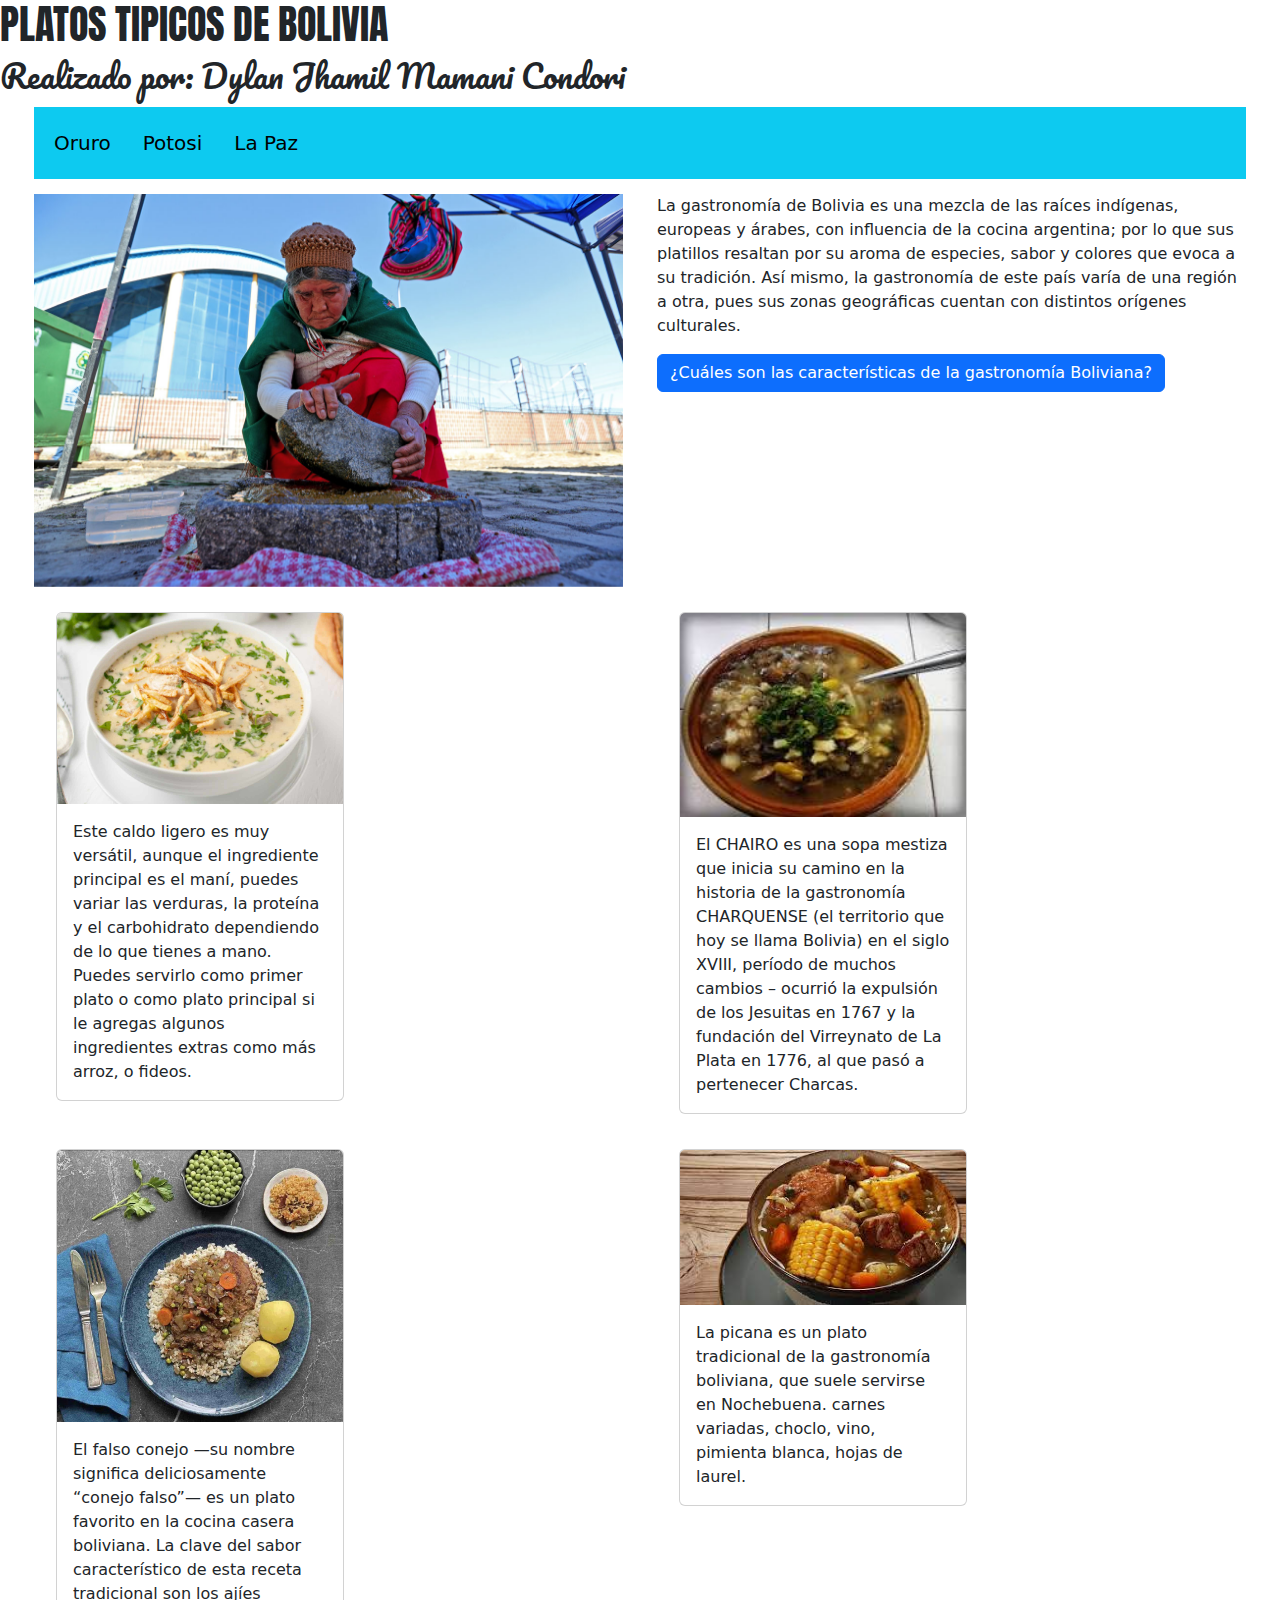
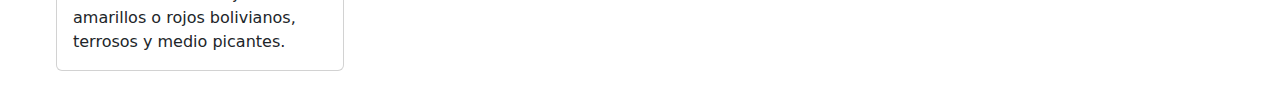
<file: index.html>
<!DOCTYPE html>
<html lang="en">

<head>
  <meta charset="UTF-8">
  <meta name="viewport" content="width=device-width, initial-scale=1.0">
  <link rel="stylesheet" href="https://cdn.jsdelivr.net/npm/bootstrap@5.2.3/dist/css/bootstrap.min.css">
  <link rel="stylesheet" href="css/estilos.css">

  <link rel="preconnect" href="https://fonts.googleapis.com">
  <link rel="preconnect" href="https://fonts.gstatic.com" crossorigin>
  <link href="https://fonts.googleapis.com/css2?family=Anton&display=swap" rel="stylesheet">

  <link rel="preconnect" href="https://fonts.googleapis.com">
  <link rel="preconnect" href="https://fonts.gstatic.com" crossorigin>
  <link href="https://fonts.googleapis.com/css2?family=Anton&family=Pacifico&display=swap" rel="stylesheet">

  <title>PLATOS TIPICOS</title>
</head>

<body>

  <h1 class="anton-regular">PLATOS TIPICOS DE BOLIVIA</h1>
  <h2 class="pacifico-regular">Realizado por: Dylan Jhamil Mamani Condori</h2>

  <div class="container-fluid">
    <div class="row">
      <div class="col">
        <nav class="navbar navbar-expand-lg bg-info">
          <div class="container-fluid">
            <button class="navbar-toggler" type="button" data-bs-toggle="collapse" data-bs-target="#navbarTogglerDemo01"
              aria-controls="navbarTogglerDemo01" aria-expanded="false" aria-label="Toggle navigation">
              <span class="navbar-toggler-icon"></span>
            </button>
            <div class="collapse navbar-collapse" id="navbarTogglerDemo01">
              <ul class="navbar-nav me-auto mb-2 mb-lg-0">
                <li class="navbar-brand">
                  <a class="nav-link active" aria-current="page" href="pags/pag1.html">Oruro</a>
                </li>
                <li class="navbar-brand">
                  <a class="nav-link active" href="pags/pag2.html">Potosi</a>
                </li>
                <li class="navbar-brand">
                  <a class="nav-link active" href="pags/pag3.html">La Paz </a>
                </li>
              </ul>

            </div>
          </div>
        </nav>


      </div>
    </div>
    <div class="row">
      <div class="col">
        <div id="carouselExampleControls" class="carousel slide" data-bs-ride="carousel">
          <div class="carousel-inner">
            <div class="carousel-item active">
              <img src="imag/mujer-prepara-llajua-en-un-batan-de-piedra.jpg" class="d-block w-100" alt="...">
            </div>
            <div class="carousel-item">
              <img src="imag/platos-Gastronomia-Pacena.webp" class="d-block w-100" alt="...">
            </div>
            <div class="carousel-item">
              <img src="imag/platos-tipicos-gastronomia-boliviana-L-00SLpa.jpeg" class="d-block w-100" alt="...">
            </div>
            <div class="carousel-item">
              <img src="imag/br1.jpg" class="d-block w-100" alt="...">
            </div>
          </div>
          <button class="carousel-control-prev" type="button" data-bs-target="#carouselExampleControls"
            data-bs-slide="prev">
            <span class="carousel-control-prev-icon" aria-hidden="true"></span>
            <span class="visually-hidden">Previous</span>
          </button>
          <button class="carousel-control-next" type="button" data-bs-target="#carouselExampleControls"
            data-bs-slide="next">
            <span class="carousel-control-next-icon" aria-hidden="true"></span>
            <span class="visually-hidden">Next</span>
          </button>
        </div>
      </div>
      <div class="col">
        <p>La gastronomía de Bolivia es una mezcla de las raíces indígenas, europeas y árabes, con influencia de la
          cocina argentina; por lo que sus platillos resaltan por su aroma de especies, sabor y colores que evoca a su
          tradición. Así mismo, la gastronomía de este país varía de una región a otra, pues sus zonas geográficas
          cuentan con distintos orígenes culturales.</p>
        <!-- Button trigger modal -->
        <button type="button" class="btn btn-primary" data-bs-toggle="modal" data-bs-target="#exampleModal">
          ¿Cuáles son las características de la gastronomía Boliviana?
        </button>

        <!-- Modal -->
        <div class="modal fade" id="exampleModal" tabindex="-1" aria-labelledby="exampleModalLabel" aria-hidden="true">
          <div class="modal-dialog">
            <div class="modal-content">
              <div class="modal-header">
                <h1 class="modal-title fs-5" id="exampleModalLabel">Características de la cocina boliviana</h1>
                <button type="button" class="btn-close" data-bs-dismiss="modal" aria-label="Close"></button>
              </div>
              <div class="modal-body">
                La gastronomía Boliviana se caracteriza por ofrecer variedades de platos, y una amplia gama de bebidas,
                esto hace que la gastronomía boliviana pueda extenderse a lo largo de todo el mundo. Varía según la
                región y se clasifica en tres partes, que son; la zona Andina, la tropical y la valluna. Son diferentes
                tipos de comidas y platos típicos. Por ejemplo, en la zona tropical vamos a ver mucho encuentro de
                carnes con frutas y verduras, en cambio en la zona andina vamos a encontrar comidas más calientes, como
                el caldo y las sopas. En el valle se consume mucho pescado.
              </div>
              <div class="modal-footer">
                <button type="button" class="btn btn-secondary" data-bs-dismiss="modal">Cerrar</button>
              </div>
            </div>
          </div>
        </div>
      </div>
    </div>
    <div class="row">
      <div class="col">
        <div class="row">
          <div class="col">
            <div class="card" style="width: 18rem;">
              <img src="imag/sopa_de_mani.jpg" class="card-img-top" alt="...">
              <div class="card-body">
                <p class="card-text">Este caldo ligero es muy versátil, aunque el ingrediente principal es el maní,
                  puedes variar las verduras, la proteína y el carbohidrato dependiendo de lo que tienes a mano.

                  Puedes servirlo como primer plato o como plato principal si le agregas algunos ingredientes extras
                  como más arroz, o fideos.</p>
              </div>
            </div>
          </div>
        </div>
      </div>
      <div class="col">
        <div class="row">
          <div class="col">
            <div class="card" style="width: 18rem;">
              <img src="imag/Chairo.jpg" class="card-img-top" alt="...">
              <div class="card-body">
                <p class="card-text">El CHAIRO es una sopa mestiza que inicia su camino en la historia de la gastronomía
                  CHARQUENSE (el territorio que hoy se llama Bolivia) en el siglo XVIII, período de muchos cambios –
                  ocurrió la expulsión de los Jesuitas en 1767 y la fundación del Virreynato de La Plata en 1776, al que
                  pasó a pertenecer Charcas.</p>
              </div>
            </div>
          </div>
        </div>
      </div>

    </div>
    <div class="row">
      <div class="col">
        <div class="row">
          <div class="col">
            <div class="card" style="width: 18rem;">
              <img src="imag/Falso-Conejo.jpg" class="card-img-top" alt="...">
              <div class="card-body">
                <p class="card-text">El falso conejo —su nombre significa deliciosamente “conejo falso”— es un plato
                  favorito en la cocina casera boliviana. La clave del sabor característico de esta receta tradicional
                  son los ajíes amarillos o rojos bolivianos, terrosos y medio picantes.</p>
              </div>
            </div>
          </div>
        </div>
      </div>
      <div class="col">
        <div class="row">
          <div class="col">
            <div class="card" style="width: 18rem;">
              <img src="imag/Picana.jpg" class="card-img-top" alt="...">
              <div class="card-body">
                <p class="card-text">La picana es un plato tradicional de la gastronomía boliviana, que suele servirse
                  en Nochebuena. carnes variadas, choclo, vino, pimienta blanca, hojas de laurel.</p>
              </div>
            </div>
          </div>
        </div>
      </div>

    </div>
  </div>




  <script src="https://cdn.jsdelivr.net/npm/bootstrap@5.2.3/dist/js/bootstrap.bundle.min.js"></script>
</body>

</html>
</file>
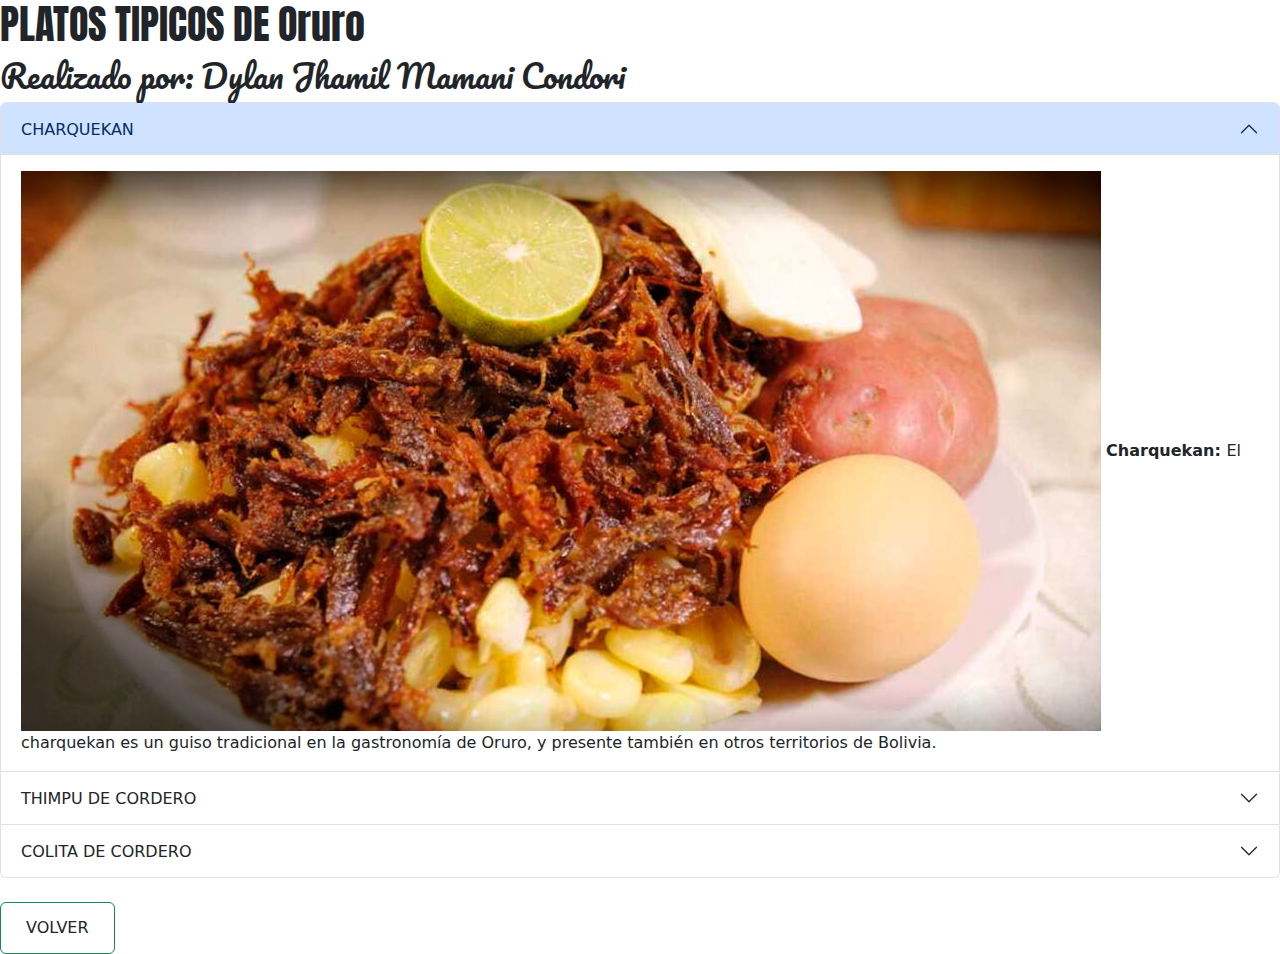
<file: pags/pag1.html>
<!DOCTYPE html>
<html lang="en">

<head>
    <meta charset="UTF-8">
    <meta name="viewport" content="width=device-width, initial-scale=1.0">
    <link rel="stylesheet" href="https://cdn.jsdelivr.net/npm/bootstrap@5.2.3/dist/css/bootstrap.min.css">
    <link rel="stylesheet" href="/css/estilos.css">

    <link rel="preconnect" href="https://fonts.googleapis.com">
    <link rel="preconnect" href="https://fonts.gstatic.com" crossorigin>
    <link href="https://fonts.googleapis.com/css2?family=Anton&display=swap" rel="stylesheet">

    <link rel="preconnect" href="https://fonts.googleapis.com">
    <link rel="preconnect" href="https://fonts.gstatic.com" crossorigin>
    <link href="https://fonts.googleapis.com/css2?family=Anton&family=Pacifico&display=swap" rel="stylesheet">

    <title>PLATOS TIPICOS</title>
</head>

<body>

    <h1 class="anton-regular">PLATOS TIPICOS DE Oruro</h1>
    <h2 class="pacifico-regular">Realizado por: Dylan Jhamil Mamani Condori</h2>

    <div class="accordion" id="accordionPanelsStayOpenExample">
        <div class="accordion-item">
            <h2 class="accordion-header" id="panelsStayOpen-headingOne">
                <button class="accordion-button" type="button" data-bs-toggle="collapse"
                    data-bs-target="#panelsStayOpen-collapseOne" aria-expanded="true"
                    aria-controls="panelsStayOpen-collapseOne">
                    CHARQUEKAN
                </button>
            </h2>
            <div id="panelsStayOpen-collapseOne" class="accordion-collapse collapse show"
                aria-labelledby="panelsStayOpen-headingOne">
                <div class="accordion-body">
                    <img src="/imag/charquekan.jpg" class="img-fluid" alt="charquekan">
                    <strong>Charquekan: </strong>El charquekan es un guiso tradicional en la gastronomía de Oruro, y
                    presente también en otros territorios de Bolivia.
                </div>
            </div>
        </div>
        <div class="accordion-item">
            <h2 class="accordion-header" id="panelsStayOpen-headingTwo">
                <button class="accordion-button collapsed" type="button" data-bs-toggle="collapse"
                    data-bs-target="#panelsStayOpen-collapseTwo" aria-expanded="false"
                    aria-controls="panelsStayOpen-collapseTwo">
                    THIMPU DE CORDERO
                </button>
            </h2>
            <div id="panelsStayOpen-collapseTwo" class="accordion-collapse collapse"
                aria-labelledby="panelsStayOpen-headingTwo">
                <div class="accordion-body">
                    <img src="/imag/THIMPU DE CORDERO 1.jpg" class="img-fluid" alt="thimpu de cordero">
                    <strong>Thimpu de Cordero: </strong> El thimpu es un plato criollo con aportes de la cocina andina,
                    cuyo nombre está relacionado a la aymarización de la palabra “tiempo”.

                    Es una variación del puchero español. Este puchero de cordero tiene el mérito de tener un plato
                    sólido y completo.
                </div>
            </div>
        </div>
        <div class="accordion-item">
            <h2 class="accordion-header" id="panelsStayOpen-headingThree">
                <button class="accordion-button collapsed" type="button" data-bs-toggle="collapse"
                    data-bs-target="#panelsStayOpen-collapseThree" aria-expanded="false"
                    aria-controls="panelsStayOpen-collapseThree">
                    COLITA DE CORDERO
                </button>
            </h2>
            <div id="panelsStayOpen-collapseThree" class="accordion-collapse collapse"
                aria-labelledby="panelsStayOpen-headingThree">
                <div class="accordion-body">
                    <img src="/imag/Colita_de_Cordero.jpg" class="img-fluid" alt="colita de cordero">
                    <strong>Colita de cordero</strong> La historia de la colita de cordero nace en el occidente de
                    BOLIVIA Oruro donde abunda por su calidez de lana y sus exquisitos platos que se llegan a preparar
                    de esta carne como caldo de cordero o quien no probo un asado de cordero boliviano o un thimpu de
                    cordero con ají y que decir del cordero a la olla que es uno de los platos mas requeridos en la
                    ciudad.
                </div>
            </div>
        </div>
    </div>
    <br>
    <button type="button" class="btn btn-outline-success"><a class="btn btn-group-lg"
        href="/index.html">VOLVER</a></button>

    <script src="https://cdn.jsdelivr.net/npm/bootstrap@5.2.3/dist/js/bootstrap.bundle.min.js"></script>
</body>

</html>
</file>
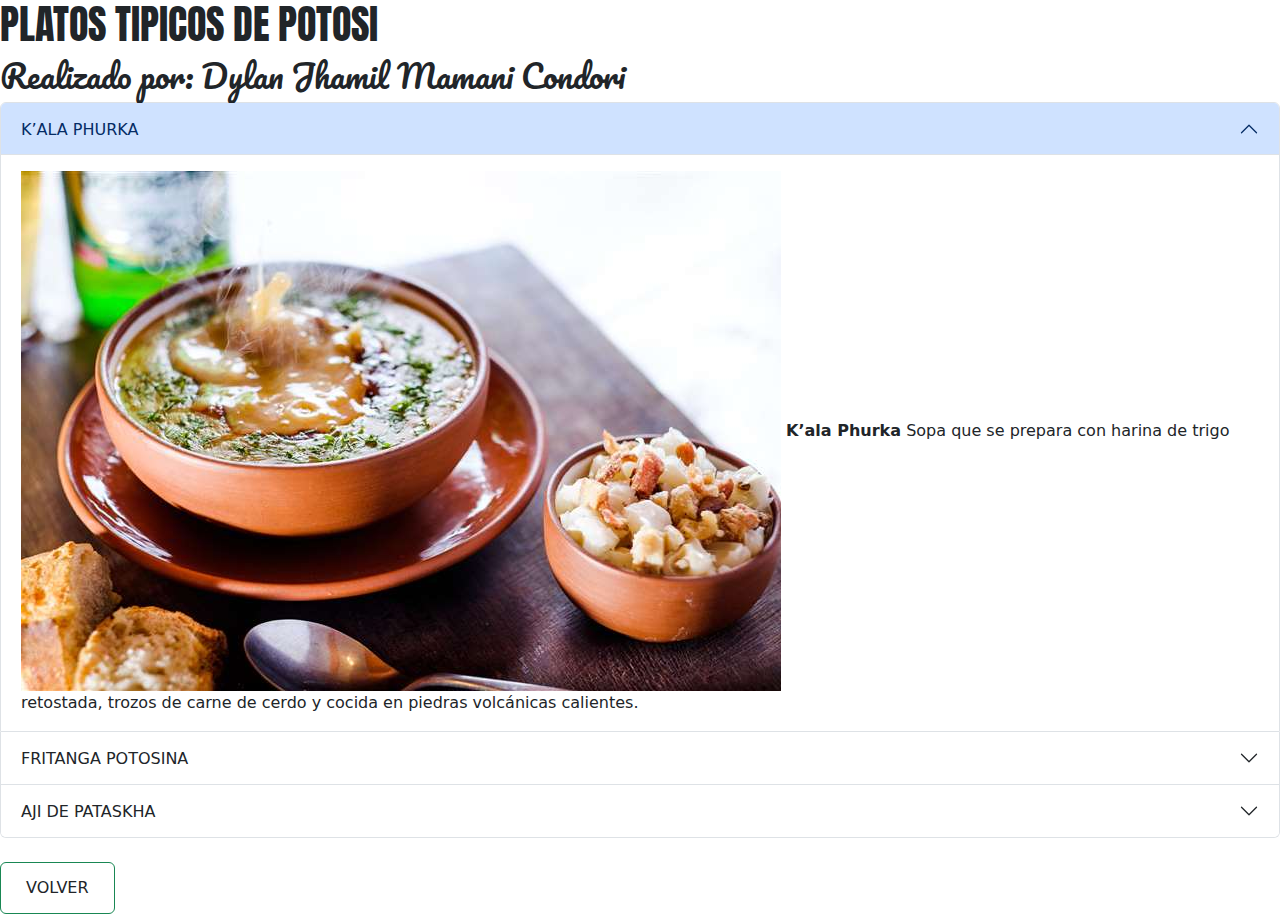
<file: pags/pag2.html>
<!DOCTYPE html>
<html lang="en">

<head>
  <meta charset="UTF-8">
  <meta name="viewport" content="width=device-width, initial-scale=1.0">
  <link rel="stylesheet" href="https://cdn.jsdelivr.net/npm/bootstrap@5.2.3/dist/css/bootstrap.min.css">
  <link rel="stylesheet" href="/css/estilos.css">

  <link rel="preconnect" href="https://fonts.googleapis.com">
  <link rel="preconnect" href="https://fonts.gstatic.com" crossorigin>
  <link href="https://fonts.googleapis.com/css2?family=Anton&display=swap" rel="stylesheet">

  <link rel="preconnect" href="https://fonts.googleapis.com">
  <link rel="preconnect" href="https://fonts.gstatic.com" crossorigin>
  <link href="https://fonts.googleapis.com/css2?family=Anton&family=Pacifico&display=swap" rel="stylesheet">

  <title>Document</title>
</head>

<body>

  <h1 class="anton-regular">PLATOS TIPICOS DE POTOSI</h1>
  <h2 class="pacifico-regular">Realizado por: Dylan Jhamil Mamani Condori</h2>

  <div class="accordion" id="accordionPanelsStayOpenExample">
    <div class="accordion-item">
      <h2 class="accordion-header" id="panelsStayOpen-headingOne">
        <button class="accordion-button" type="button" data-bs-toggle="collapse"
          data-bs-target="#panelsStayOpen-collapseOne" aria-expanded="true" aria-controls="panelsStayOpen-collapseOne">
          K’ALA PHURKA
        </button>
      </h2>
      <div id="panelsStayOpen-collapseOne" class="accordion-collapse collapse show"
        aria-labelledby="panelsStayOpen-headingOne">
        <div class="accordion-body">
          <img src="/imag/kalapurca.jpg" class="img-fluid" alt="K’ALA PHURKA">
          <strong>K’ala Phurka</strong> Sopa que se prepara con harina de trigo retostada, trozos de carne de cerdo y
          cocida en piedras volcánicas calientes.
        </div>
      </div>
    </div>
    <div class="accordion-item">
      <h2 class="accordion-header" id="panelsStayOpen-headingTwo">
        <button class="accordion-button collapsed" type="button" data-bs-toggle="collapse"
          data-bs-target="#panelsStayOpen-collapseTwo" aria-expanded="false" aria-controls="panelsStayOpen-collapseTwo">
          FRITANGA POTOSINA
        </button>
      </h2>
      <div id="panelsStayOpen-collapseTwo" class="accordion-collapse collapse"
        aria-labelledby="panelsStayOpen-headingTwo">
        <div class="accordion-body">
          <img src="/imag/Fritanga_de_cerdo.jpg" class="img-fluid" alt="fritanga">
          <strong>Fritanga Potosina</strong> Plato con trozos de cerdo, combinados con ají rehogado, un poco de caldo
          para dar jugo, se sirve acompañado con chuño y mote de maíz.
        </div>
      </div>
    </div>
    <div class="accordion-item">
      <h2 class="accordion-header" id="panelsStayOpen-headingThree">
        <button class="accordion-button collapsed" type="button" data-bs-toggle="collapse"
          data-bs-target="#panelsStayOpen-collapseThree" aria-expanded="false"
          aria-controls="panelsStayOpen-collapseThree">
          AJI DE PATASKHA
        </button>
      </h2>
      <div id="panelsStayOpen-collapseThree" class="accordion-collapse collapse"
        aria-labelledby="panelsStayOpen-headingThree">
        <div class="accordion-body">
          <img src="/imag/Receta-ultra-tradicional-de-Aji-de-Pataska.jpg" class="img-fluid" alt="aji de pathaska">
          <strong>Ají de Pataskha</strong> Elaborada con mote de maíz pelado, aderezado con ají y acompañado con carne
          de cerdo.
        </div>
      </div>
    </div>
  </div>
  <br>
  <button type="button" class="btn btn-outline-success"><a class="btn btn-group-lg"
      href="/index.html">VOLVER</a></button>
      

  <script src="https://cdn.jsdelivr.net/npm/bootstrap@5.2.3/dist/js/bootstrap.bundle.min.js"></script>
</body>

</html>
</file>
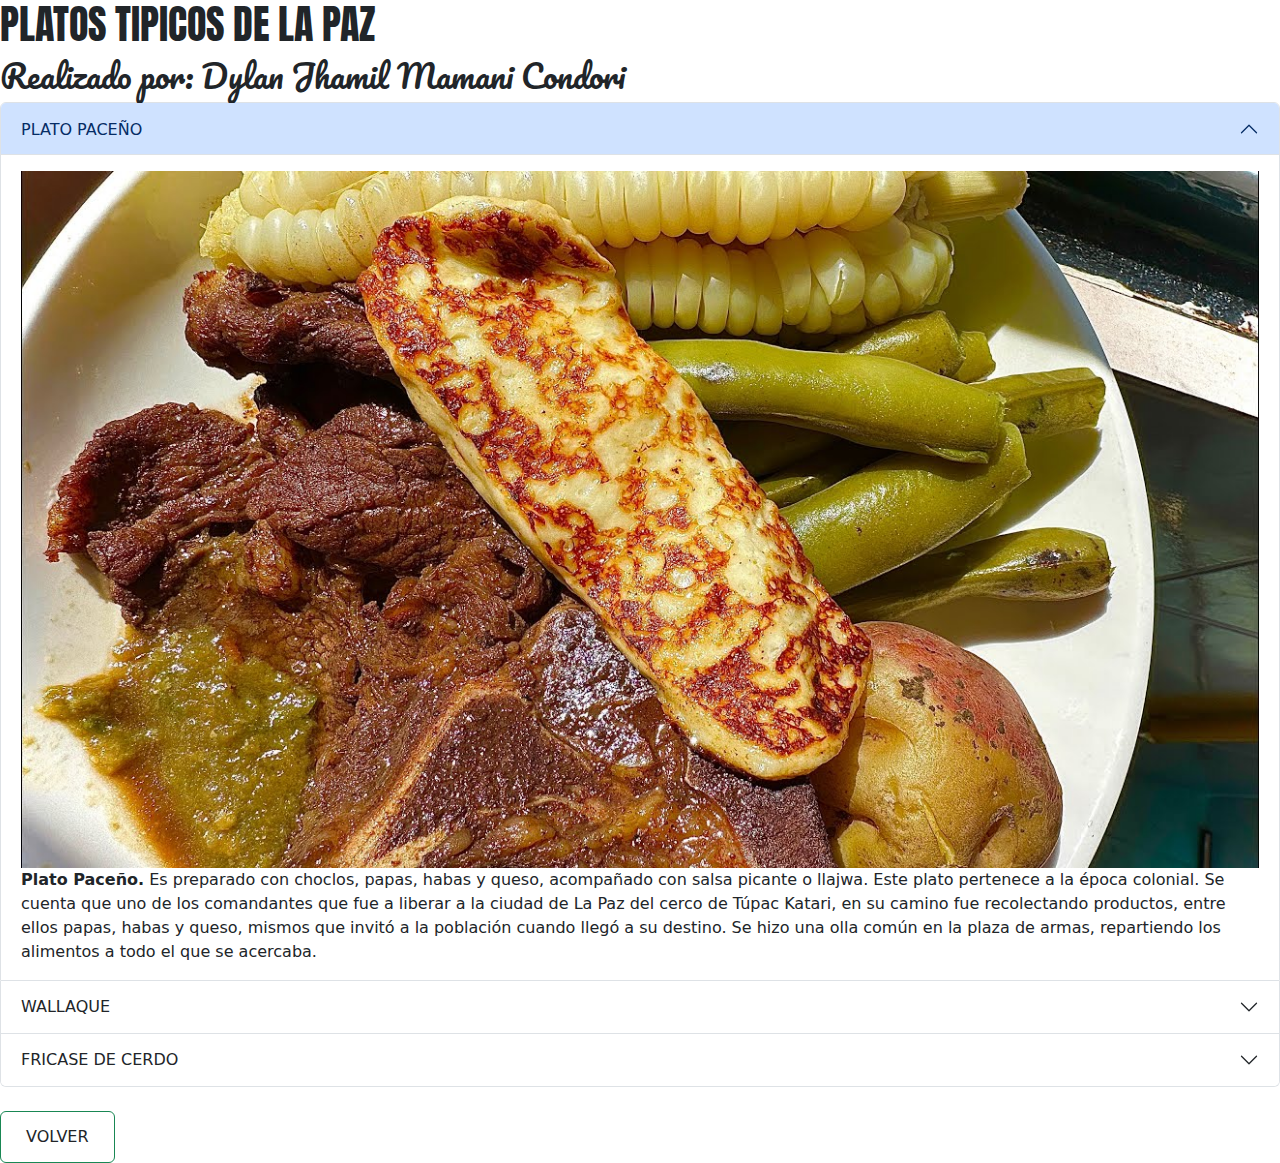
<file: pags/pag3.html>
<!DOCTYPE html>
<html lang="en">

<head>
    <meta charset="UTF-8">
    <meta name="viewport" content="width=device-width, initial-scale=1.0">
    <link rel="stylesheet" href="https://cdn.jsdelivr.net/npm/bootstrap@5.2.3/dist/css/bootstrap.min.css">
    <link rel="stylesheet" href="/css/estilos.css">

    <link rel="preconnect" href="https://fonts.googleapis.com">
    <link rel="preconnect" href="https://fonts.gstatic.com" crossorigin>
    <link href="https://fonts.googleapis.com/css2?family=Anton&display=swap" rel="stylesheet">

    <link rel="preconnect" href="https://fonts.googleapis.com">
    <link rel="preconnect" href="https://fonts.gstatic.com" crossorigin>
    <link href="https://fonts.googleapis.com/css2?family=Anton&family=Pacifico&display=swap" rel="stylesheet">

    <title>Document</title>
</head>

<body>
    <h1 class="anton-regular">PLATOS TIPICOS DE LA PAZ</h1>
    <h2 class="pacifico-regular">Realizado por: Dylan Jhamil Mamani Condori</h2>
    <div class="accordion" id="accordionPanelsStayOpenExample">
        <div class="accordion-item">
            <h2 class="accordion-header" id="panelsStayOpen-headingOne">
                <button class="accordion-button" type="button" data-bs-toggle="collapse"
                    data-bs-target="#panelsStayOpen-collapseOne" aria-expanded="true"
                    aria-controls="panelsStayOpen-collapseOne">
                    PLATO PACEÑO
                </button>
            </h2>
            <div id="panelsStayOpen-collapseOne" class="accordion-collapse collapse show"
                aria-labelledby="panelsStayOpen-headingOne">
                <div class="accordion-body">
                    <img src="/imag/platopaceño.jpg" class="img-fluid" alt="plato paceño">
                    <strong>Plato Paceño.</strong> Es preparado con choclos, papas, habas y queso, acompañado con salsa
                    picante o llajwa. Este plato pertenece a la época colonial. Se cuenta que uno de los comandantes que
                    fue a liberar a la ciudad de La Paz del cerco de Túpac Katari, en su camino fue recolectando
                    productos, entre ellos papas, habas y queso, mismos que invitó a la población cuando llegó a su
                    destino. Se hizo una olla común en la plaza de armas, repartiendo los alimentos a todo el que se
                    acercaba.
                </div>
            </div>
        </div>
        <div class="accordion-item">
            <h2 class="accordion-header" id="panelsStayOpen-headingTwo">
                <button class="accordion-button collapsed" type="button" data-bs-toggle="collapse"
                    data-bs-target="#panelsStayOpen-collapseTwo" aria-expanded="false"
                    aria-controls="panelsStayOpen-collapseTwo">
                    WALLAQUE
                </button>
            </h2>
            <div id="panelsStayOpen-collapseTwo" class="accordion-collapse collapse"
                aria-labelledby="panelsStayOpen-headingTwo">
                <div class="accordion-body">
                    <img src="/imag/Wallake.jpg" class="img-fluid" alt="Wallake">
                    <strong>Wallaque.</strong> Es propio del sector del Lago Titicaca, frontera entre Perú y Bolivia.
                    Normalmente se emplean unos peces que viven en el lago de nominados «Karachis» o «Qarachi». El
                    Wallake tiene un ingrediente importante que le da el sabor y se denomina «Koa» (es un arbusto
                    altiplánico cuyas hojas se parecen al comino y tienen un olor muy fuerte).
                </div>
            </div>
        </div>
        <div class="accordion-item">
            <h2 class="accordion-header" id="panelsStayOpen-headingThree">
                <button class="accordion-button collapsed" type="button" data-bs-toggle="collapse"
                    data-bs-target="#panelsStayOpen-collapseThree" aria-expanded="false"
                    aria-controls="panelsStayOpen-collapseThree">
                    FRICASE DE CERDO
                </button>
            </h2>
            <div id="panelsStayOpen-collapseThree" class="accordion-collapse collapse"
                aria-labelledby="panelsStayOpen-headingThree">
                <div class="accordion-body">
                    <img src="/imag/fricasedecerdo.jpg" class="img-fluid" alt="fricase de cerdo">
                    <strong>Fricasé de Cerdo.</strong> Plato tradicional en base a carne de cerdo, maíz blanco y chuño,
                    todo condimentado con ají amarillo, servido en plato hondo, con una porción de caldo. Según la
                    definición del diccionario la palabra fricasé tiene origen francés fricassé, que significa «carne
                    salteada (carne cortada en pequeños trozos y cocinada en una salsa). Su origen data de la época
                    colonial, debió llegar a nuestra región por influencia de la cultura francesa a partir de principios
                    del siglo XVIII, con la llegada de las ideas de la Revolución Francesa. El fricasé es un claro
                    ejemplo de pacenización de una receta parisina.
                </div>
            </div>
        </div>
    </div>
    <br>
    <button type="button" class="btn btn-outline-success"><a class="btn btn-group-lg"
            href="/index.html">VOLVER</a></button>
       

    <script src="https://cdn.jsdelivr.net/npm/bootstrap@5.2.3/dist/js/bootstrap.bundle.min.js"></script>
</body>

</html>
</file>
<file: css/estilos.css>
.anton-regular {
    font-family: "Anton", sans-serif;
    font-weight: 400;
    font-style: normal;
  }

  .pacifico-regular {
    font-family: "Pacifico", cursive;
    font-weight: 400;
    font-style: normal;
  }

.container{
    background-color: chocolate;
    height: 100px;
}


.row
{
    
    margin: 5px;
}
.col{
    margin: 5px;
}
</file>
